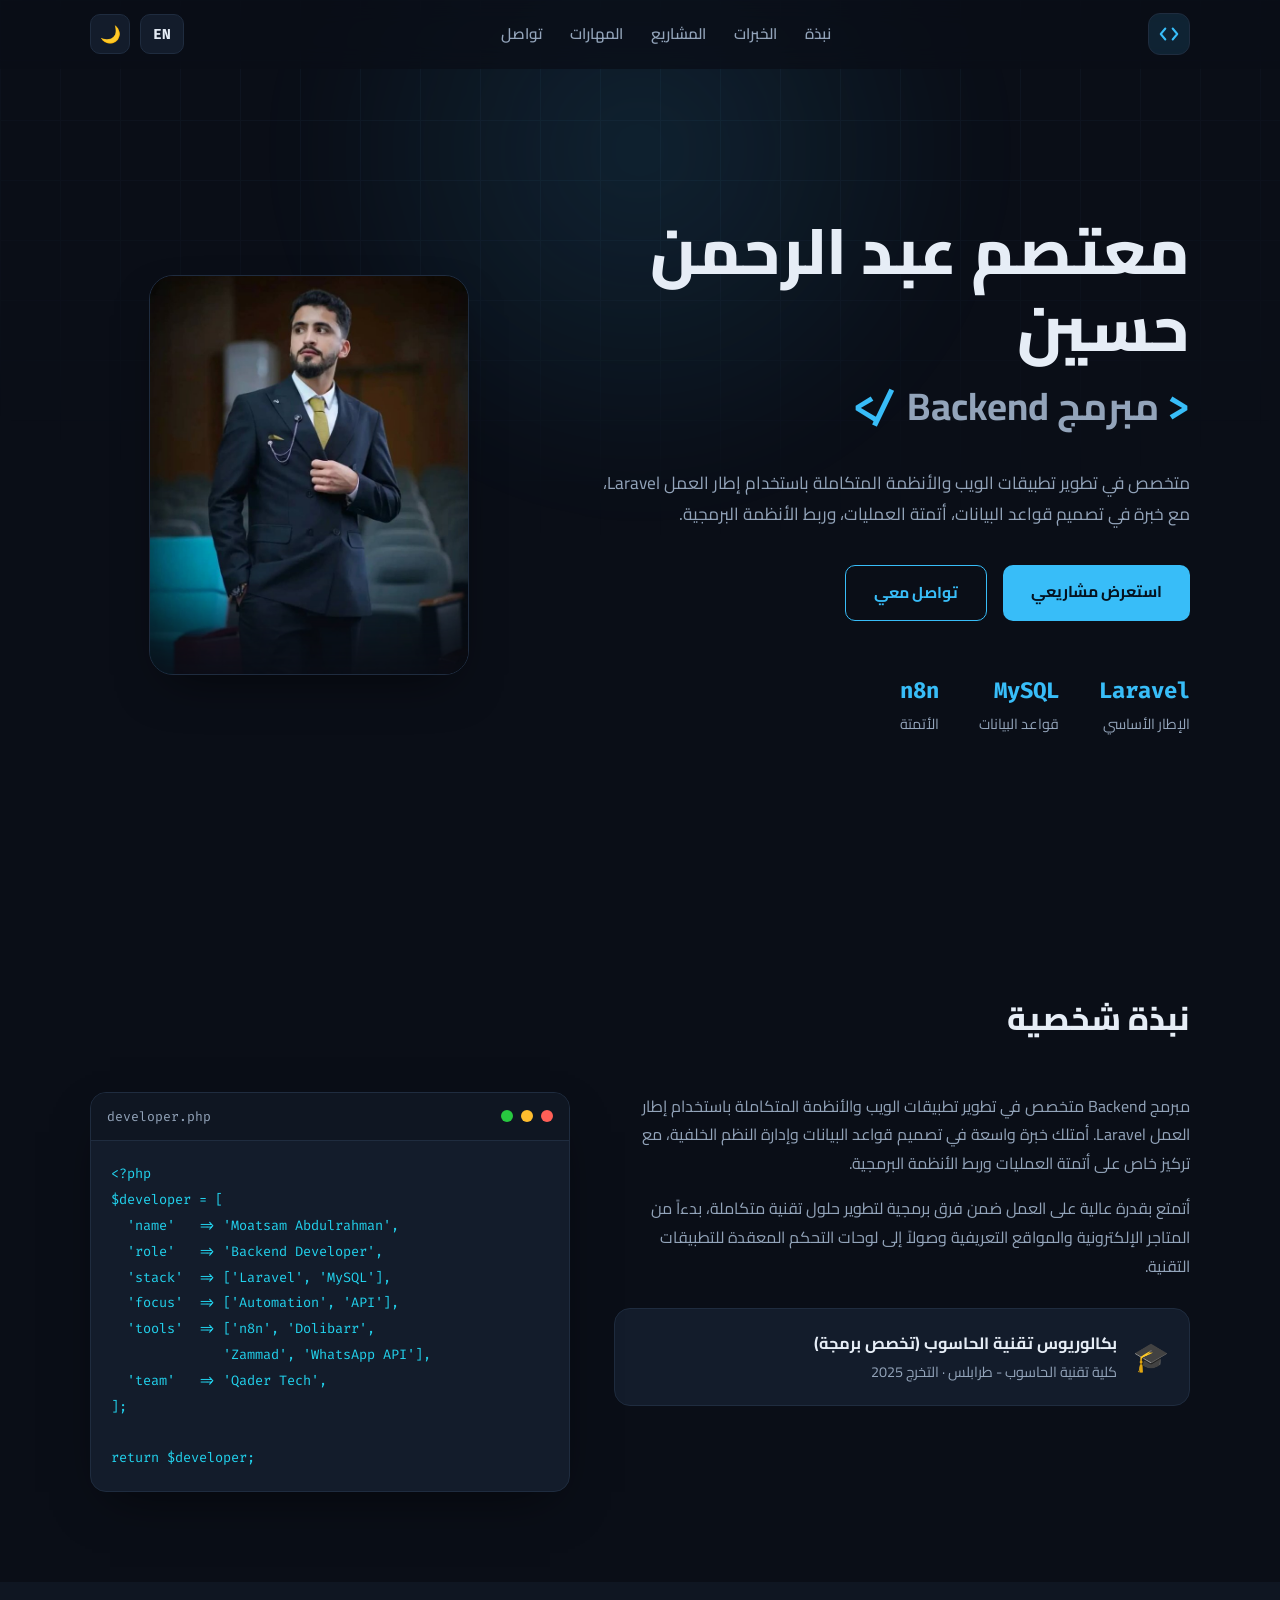
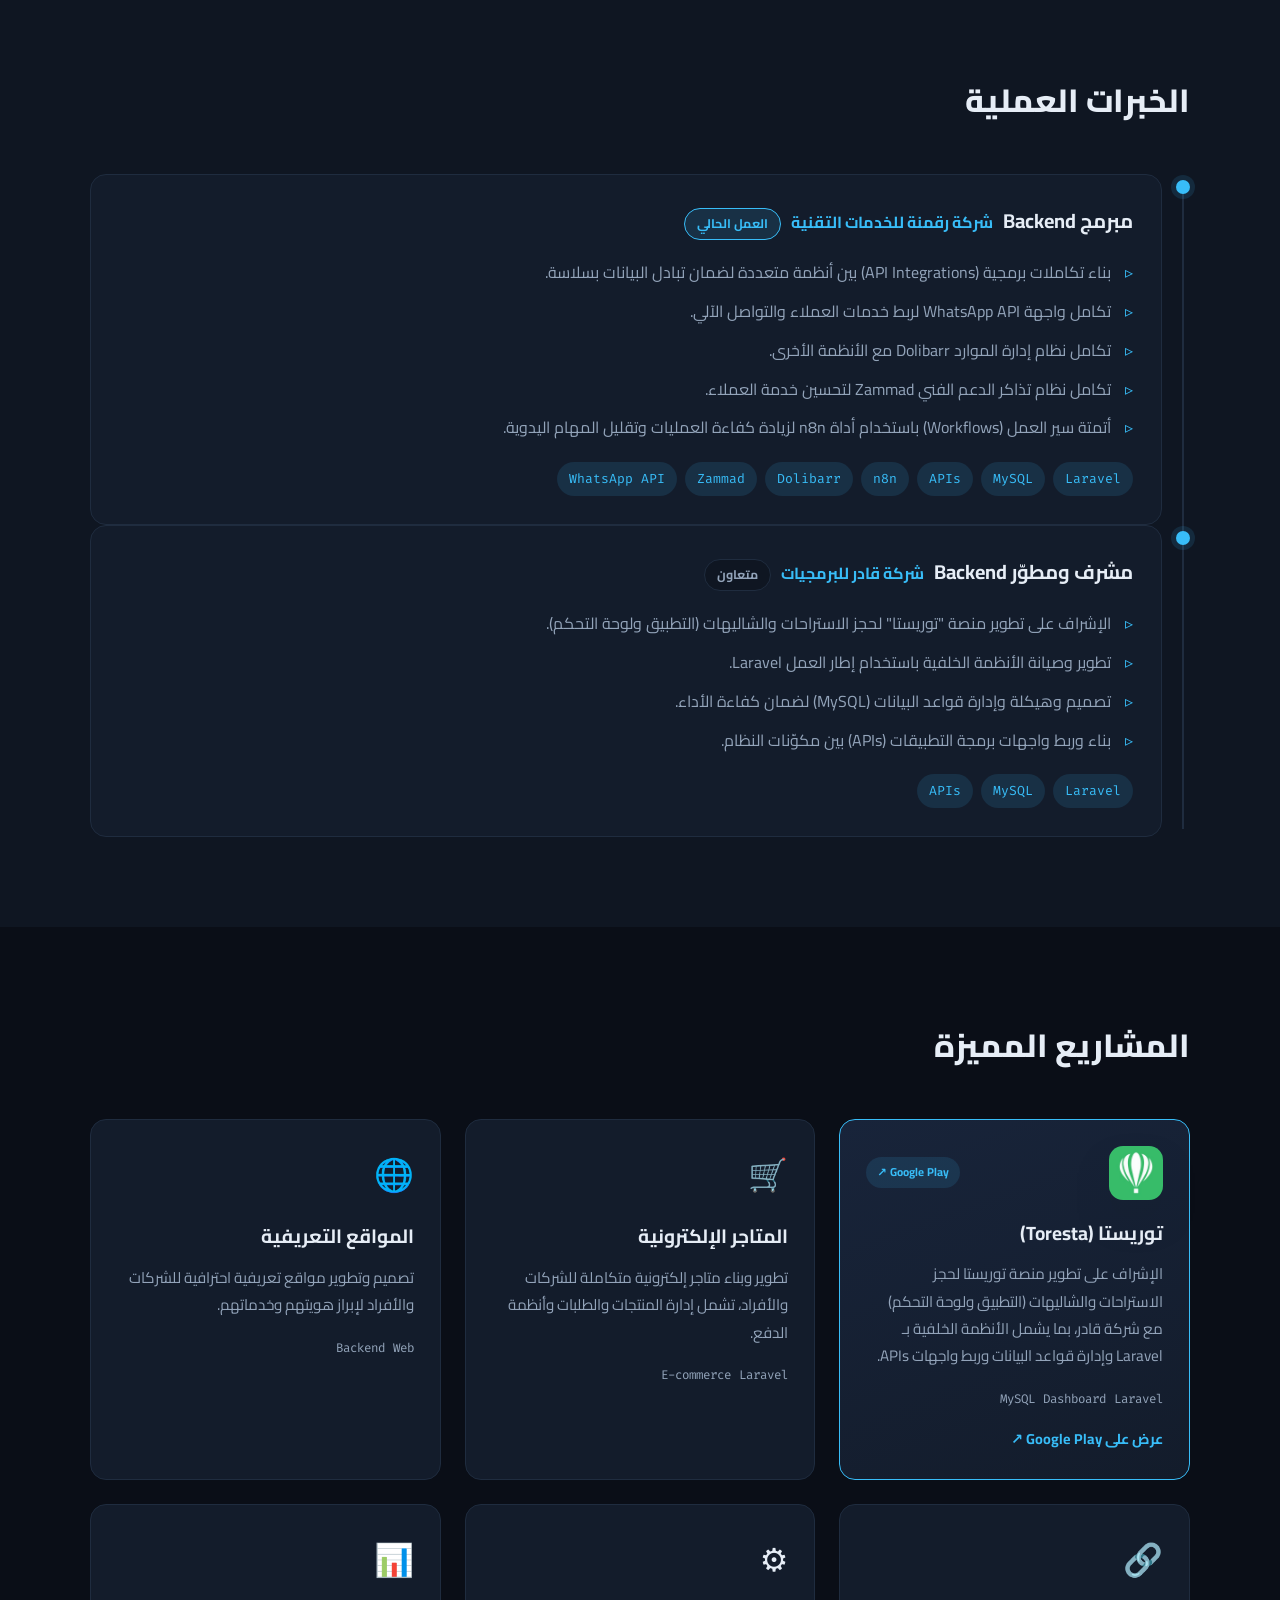
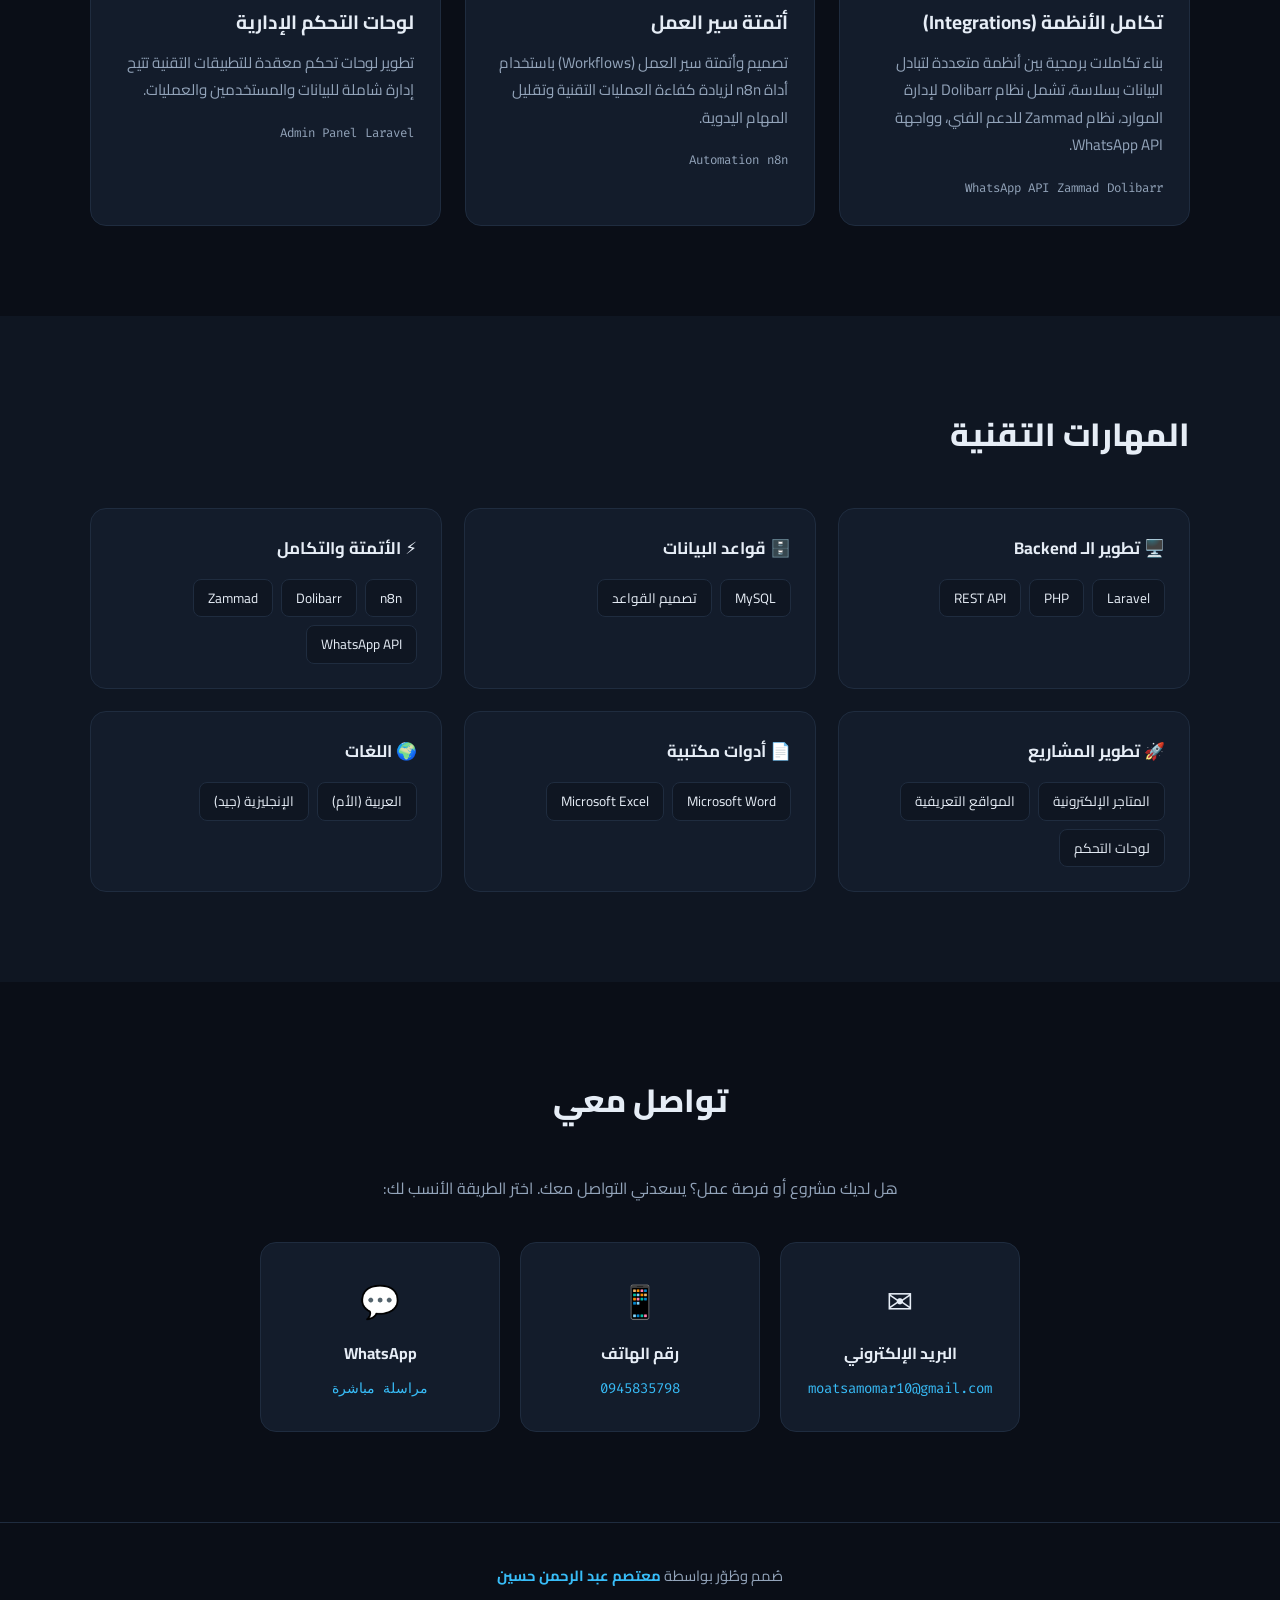
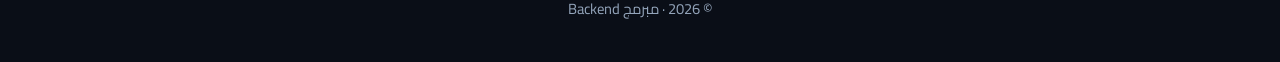
<file: index.html>
<!DOCTYPE html>
<html lang="ar" dir="rtl">
<head>
  <meta charset="UTF-8" />
  <meta name="viewport" content="width=device-width, initial-scale=1.0" />
  <title>معتصم عبد الرحمن حسين | مبرمج Backend</title>
  <meta name="description" data-i18n="meta_desc" content="الملف الشخصي لمعتصم عبد الرحمن حسين - مبرمج Backend متخصص في Laravel وتصميم قواعد البيانات وأتمتة العمليات وتكامل الأنظمة." />
  <link rel="preconnect" href="https://fonts.googleapis.com" />
  <link rel="preconnect" href="https://fonts.gstatic.com" crossorigin />
  <link href="https://fonts.googleapis.com/css2?family=Cairo:wght@400;600;700;800&family=Inter:wght@400;600;700;800&family=Fira+Code:wght@400;500&display=swap" rel="stylesheet" />
  <link rel="stylesheet" href="styles.css" />
</head>
<body>
  <div class="bg-grid"></div>
  <div class="bg-glow"></div>

  <!-- شريط التنقل -->
  <header class="nav" id="nav">
    <div class="container nav-inner">
      <a href="#hero" class="logo" aria-label="Home">
        <svg viewBox="0 0 24 24" width="22" height="22" fill="none" stroke="currentColor" stroke-width="2.2" stroke-linecap="round" stroke-linejoin="round">
          <polyline points="8 6 3 12 8 18"></polyline>
          <polyline points="16 6 21 12 16 18"></polyline>
        </svg>
      </a>
      <nav class="nav-links" id="navLinks">
        <a href="#about" data-i18n="nav_about">نبذة</a>
        <a href="#experience" data-i18n="nav_exp">الخبرات</a>
        <a href="#projects" data-i18n="nav_projects">المشاريع</a>
        <a href="#skills" data-i18n="nav_skills">المهارات</a>
        <a href="#contact" data-i18n="nav_contact">تواصل</a>
      </nav>
      <div class="nav-actions">
        <button class="lang-toggle" id="langToggle" aria-label="Language">EN</button>
        <button class="theme-toggle" id="themeToggle" aria-label="theme">🌙</button>
        <button class="menu-btn" id="menuBtn" aria-label="menu">☰</button>
      </div>
    </div>
  </header>

  <!-- القسم الرئيسي -->
  <section class="hero" id="hero">
    <div class="container hero-inner">
      <div class="hero-text">
        <h1 class="hero-name" data-i18n="hero_name">معتصم عبد الرحمن حسين</h1>
        <h2 class="hero-title">
          <span class="accent">&lt;</span> <span data-i18n="hero_role">مبرمج Backend</span> <span class="accent">/&gt;</span>
        </h2>
        <p class="hero-desc" data-i18n="hero_desc">
          متخصص في تطوير تطبيقات الويب والأنظمة المتكاملة باستخدام إطار العمل Laravel،
          مع خبرة في تصميم قواعد البيانات، أتمتة العمليات، وربط الأنظمة البرمجية.
        </p>
        <div class="hero-cta">
          <a href="#projects" class="btn btn-primary" data-i18n="hero_cta1">استعرض مشاريعي</a>
          <a href="#contact" class="btn btn-ghost" data-i18n="hero_cta2">تواصل معي</a>
        </div>
        <div class="hero-stats">
          <div class="stat"><span class="stat-num">Laravel</span><span class="stat-label" data-i18n="stat1">الإطار الأساسي</span></div>
          <div class="stat"><span class="stat-num">MySQL</span><span class="stat-label" data-i18n="stat2">قواعد البيانات</span></div>
          <div class="stat"><span class="stat-num">n8n</span><span class="stat-label" data-i18n="stat3">الأتمتة</span></div>
        </div>
      </div>
      <div class="hero-photo">
        <div class="photo-frame">
          <img src="profile.jpg" alt="معتصم عبد الرحمن حسين" />
        </div>
      </div>
    </div>
  </section>

  <!-- نبذة -->
  <section class="section" id="about">
    <div class="container">
      <h2 class="section-title" data-i18n="about_title">نبذة شخصية</h2>
      <div class="about-grid">
        <div class="about-text">
          <p data-i18n="about_p1">
            مبرمج Backend متخصص في تطوير تطبيقات الويب والأنظمة المتكاملة باستخدام
            إطار العمل Laravel. أمتلك خبرة واسعة في تصميم قواعد البيانات وإدارة النظم
            الخلفية، مع تركيز خاص على أتمتة العمليات وربط الأنظمة البرمجية.
          </p>
          <p data-i18n="about_p2">
            أتمتع بقدرة عالية على العمل ضمن فرق برمجية لتطوير حلول تقنية متكاملة،
            بدءاً من المتاجر الإلكترونية والمواقع التعريفية وصولاً إلى لوحات التحكم
            المعقدة للتطبيقات التقنية.
          </p>
          <div class="edu-card">
            <span class="edu-icon">🎓</span>
            <div>
              <h4 data-i18n="edu_title">بكالوريوس تقنية الحاسوب (تخصص برمجة)</h4>
              <p data-i18n="edu_sub">كلية تقنية الحاسوب - طرابلس · التخرج 2025</p>
            </div>
          </div>
        </div>
        <div class="about-side">
          <div class="code-card">
            <div class="code-head">
              <span class="dot red"></span><span class="dot yellow"></span><span class="dot green"></span>
              <span class="code-file">developer.php</span>
            </div>
<pre class="code-body"><code>&lt;?php
$developer = [
  'name'   =&gt; 'Moatsam Abdulrahman',
  'role'   =&gt; 'Backend Developer',
  'stack'  =&gt; ['Laravel', 'MySQL'],
  'focus'  =&gt; ['Automation', 'API'],
  'tools'  =&gt; ['n8n', 'Dolibarr',
              'Zammad', 'WhatsApp API'],
  'team'   =&gt; 'Qader Tech',
];

return $developer;</code></pre>
          </div>
        </div>
      </div>
    </div>
  </section>

  <!-- الخبرات -->
  <section class="section alt" id="experience">
    <div class="container">
      <h2 class="section-title" data-i18n="exp_title">الخبرات العملية</h2>
      <div class="timeline">
        <div class="timeline-item">
          <div class="timeline-dot"></div>
          <div class="timeline-card">
            <div class="exp-head">
              <h3 data-i18n="exp_role">مبرمج Backend</h3>
              <span class="company" data-i18n="exp_company">شركة رقمنة للخدمات التقنية</span>
              <span class="period current" data-i18n="exp_period">العمل الحالي</span>
            </div>
            <ul class="exp-list">
              <li data-i18n="exp_li1">بناء تكاملات برمجية (API Integrations) بين أنظمة متعددة لضمان تبادل البيانات بسلاسة.</li>
              <li data-i18n="exp_li2">تكامل واجهة WhatsApp API لربط خدمات العملاء والتواصل الآلي.</li>
              <li data-i18n="exp_li3">تكامل نظام إدارة الموارد Dolibarr مع الأنظمة الأخرى.</li>
              <li data-i18n="exp_li4">تكامل نظام تذاكر الدعم الفني Zammad لتحسين خدمة العملاء.</li>
              <li data-i18n="exp_li5">أتمتة سير العمل (Workflows) باستخدام أداة n8n لزيادة كفاءة العمليات وتقليل المهام اليدوية.</li>
            </ul>
            <div class="exp-tags">
              <span>Laravel</span><span>MySQL</span><span>APIs</span><span>n8n</span><span>Dolibarr</span><span>Zammad</span><span>WhatsApp API</span>
            </div>
          </div>
        </div>
        <div class="timeline-item">
          <div class="timeline-dot"></div>
          <div class="timeline-card">
            <div class="exp-head">
              <h3 data-i18n="exp2_role">مشرف ومطوّر Backend</h3>
              <span class="company" data-i18n="exp2_company">شركة قادر للبرمجيات</span>
              <span class="period" data-i18n="exp2_period">متعاون</span>
            </div>
            <ul class="exp-list">
              <li data-i18n="exp2_li1">الإشراف على تطوير منصة "توريستا" لحجز الاستراحات والشاليهات (التطبيق ولوحة التحكم).</li>
              <li data-i18n="exp2_li2">تطوير وصيانة الأنظمة الخلفية باستخدام إطار العمل Laravel.</li>
              <li data-i18n="exp2_li3">تصميم وهيكلة وإدارة قواعد البيانات (MySQL) لضمان كفاءة الأداء.</li>
              <li data-i18n="exp2_li4">بناء وربط واجهات برمجة التطبيقات (APIs) بين مكوّنات النظام.</li>
            </ul>
            <div class="exp-tags">
              <span>Laravel</span><span>MySQL</span><span>APIs</span>
            </div>
          </div>
        </div>
        </div>
      </div>
    </div>
  </section>

  <!-- المشاريع -->
  <section class="section" id="projects">
    <div class="container">
      <h2 class="section-title" data-i18n="projects_title">المشاريع المميزة</h2>
      <div class="cards">
        <article class="project-card featured">
          <div class="project-top">
            <img src="toresta.png" alt="Toresta" class="app-icon" />
            <a href="https://play.google.com/store/apps/details?id=com.turista.customer" target="_blank" rel="noopener" class="badge-link">Google Play ↗</a>
          </div>
          <h3>توريستا (Toresta)</h3>
          <p data-i18n="proj_toresta">الإشراف على تطوير منصة توريستا لحجز الاستراحات والشاليهات (التطبيق ولوحة التحكم) مع شركة قادر، بما يشمل الأنظمة الخلفية بـ Laravel وإدارة قواعد البيانات وربط واجهات APIs.</p>
          <div class="project-tags"><span>Laravel</span><span>Dashboard</span><span>MySQL</span></div>
          <a href="https://play.google.com/store/apps/details?id=com.turista.customer" target="_blank" rel="noopener" class="project-link" data-i18n="proj_view_play">عرض على Google Play ↗</a>
        </article>

        <article class="project-card">
          <div class="project-top"><span class="folder">🛒</span></div>
          <h3 data-i18n="proj_ecom_t">المتاجر الإلكترونية</h3>
          <p data-i18n="proj_ecom_d">تطوير وبناء متاجر إلكترونية متكاملة للشركات والأفراد، تشمل إدارة المنتجات والطلبات وأنظمة الدفع.</p>
          <div class="project-tags"><span>Laravel</span><span>E-commerce</span></div>
        </article>

        <article class="project-card">
          <div class="project-top"><span class="folder">🌐</span></div>
          <h3 data-i18n="proj_web_t">المواقع التعريفية</h3>
          <p data-i18n="proj_web_d">تصميم وتطوير مواقع تعريفية احترافية للشركات والأفراد لإبراز هويتهم وخدماتهم.</p>
          <div class="project-tags"><span>Web</span><span>Backend</span></div>
        </article>

        <article class="project-card">
          <div class="project-top"><span class="folder">🔗</span></div>
          <h3 data-i18n="proj_int_t">تكامل الأنظمة (Integrations)</h3>
          <p data-i18n="proj_int_d">بناء تكاملات برمجية بين أنظمة متعددة لتبادل البيانات بسلاسة، تشمل نظام Dolibarr لإدارة الموارد، نظام Zammad للدعم الفني، وواجهة WhatsApp API.</p>
          <div class="project-tags"><span>Dolibarr</span><span>Zammad</span><span>WhatsApp API</span></div>
        </article>

        <article class="project-card">
          <div class="project-top"><span class="folder">⚙️</span></div>
          <h3 data-i18n="proj_auto_t">أتمتة سير العمل</h3>
          <p data-i18n="proj_auto_d">تصميم وأتمتة سير العمل (Workflows) باستخدام أداة n8n لزيادة كفاءة العمليات التقنية وتقليل المهام اليدوية.</p>
          <div class="project-tags"><span>n8n</span><span>Automation</span></div>
        </article>

        <article class="project-card">
          <div class="project-top"><span class="folder">📊</span></div>
          <h3 data-i18n="proj_admin_t">لوحات التحكم الإدارية</h3>
          <p data-i18n="proj_admin_d">تطوير لوحات تحكم معقدة للتطبيقات التقنية تتيح إدارة شاملة للبيانات والمستخدمين والعمليات.</p>
          <div class="project-tags"><span>Laravel</span><span>Admin Panel</span></div>
        </article>
      </div>
    </div>
  </section>

  <!-- المهارات -->
  <section class="section alt" id="skills">
    <div class="container">
      <h2 class="section-title" data-i18n="skills_title">المهارات التقنية</h2>
      <div class="skills-grid">
        <div class="skill-box">
          <h4 data-i18n="skill_backend">🖥️ تطوير الـ Backend</h4>
          <div class="chips"><span>Laravel</span><span>PHP</span><span>REST API</span></div>
        </div>
        <div class="skill-box">
          <h4 data-i18n="skill_db">🗄️ قواعد البيانات</h4>
          <div class="chips"><span>MySQL</span><span data-i18n="skill_db_design">تصميم القواعد</span></div>
        </div>
        <div class="skill-box">
          <h4 data-i18n="skill_auto">⚡ الأتمتة والتكامل</h4>
          <div class="chips"><span>n8n</span><span>Dolibarr</span><span>Zammad</span><span>WhatsApp API</span></div>
        </div>
        <div class="skill-box">
          <h4 data-i18n="skill_proj">🚀 تطوير المشاريع</h4>
          <div class="chips"><span data-i18n="chip_ecom">المتاجر الإلكترونية</span><span data-i18n="chip_web">المواقع التعريفية</span><span data-i18n="chip_dash">لوحات التحكم</span></div>
        </div>
        <div class="skill-box">
          <h4 data-i18n="skill_office">📄 أدوات مكتبية</h4>
          <div class="chips"><span>Microsoft Word</span><span>Microsoft Excel</span></div>
        </div>
        <div class="skill-box">
          <h4 data-i18n="skill_lang">🌍 اللغات</h4>
          <div class="chips"><span data-i18n="chip_ar">العربية (الأم)</span><span data-i18n="chip_en">الإنجليزية (جيد)</span></div>
        </div>
      </div>
    </div>
  </section>

  <!-- تواصل -->
  <section class="section contact" id="contact">
    <div class="container contact-inner">
      <h2 class="section-title center" data-i18n="contact_title">تواصل معي</h2>
      <p class="contact-lead" data-i18n="contact_lead">
        هل لديك مشروع أو فرصة عمل؟ يسعدني التواصل معك. اختر الطريقة الأنسب لك:
      </p>
      <div class="contact-cards">
        <a href="mailto:moatsamomar10@gmail.com" class="contact-card">
          <span class="ci">✉️</span>
          <span class="cl" data-i18n="contact_email">البريد الإلكتروني</span>
          <span class="cv">moatsamomar10@gmail.com</span>
        </a>
        <a href="tel:0945835798" class="contact-card">
          <span class="ci">📱</span>
          <span class="cl" data-i18n="contact_phone">رقم الهاتف</span>
          <span class="cv">0945835798</span>
        </a>
        <a href="https://wa.me/218945835798" target="_blank" rel="noopener" class="contact-card">
          <span class="ci">💬</span>
          <span class="cl">WhatsApp</span>
          <span class="cv" data-i18n="contact_wa">مراسلة مباشرة</span>
        </a>
      </div>
    </div>
  </section>

  <footer class="footer">
    <div class="container">
      <p><span data-i18n="footer_by">صُمم وطُوّر بواسطة</span> <strong>معتصم عبد الرحمن حسين</strong></p>
      <p class="footer-sub">© <span id="year"></span> · <span data-i18n="hero_role">مبرمج Backend</span></p>
    </div>
  </footer>

  <script src="app.js"></script>
</body>
</html>
</file>
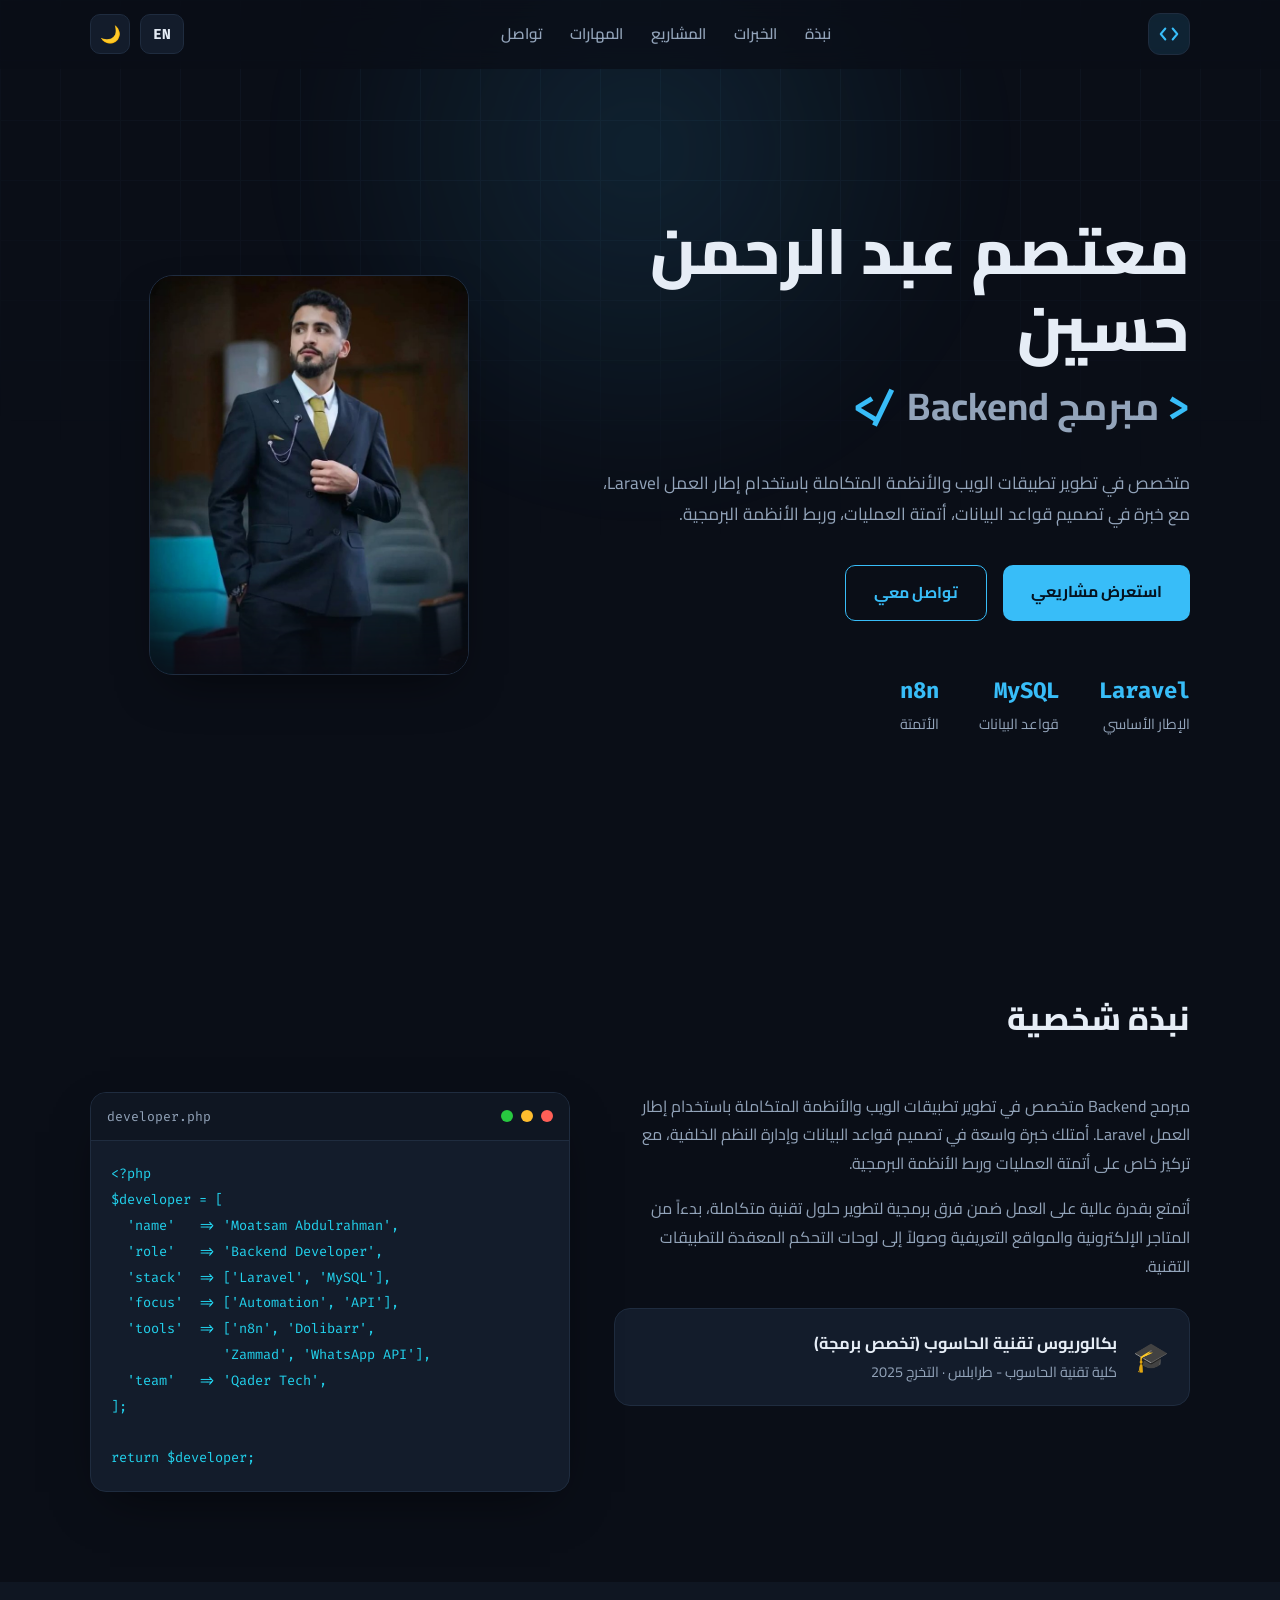
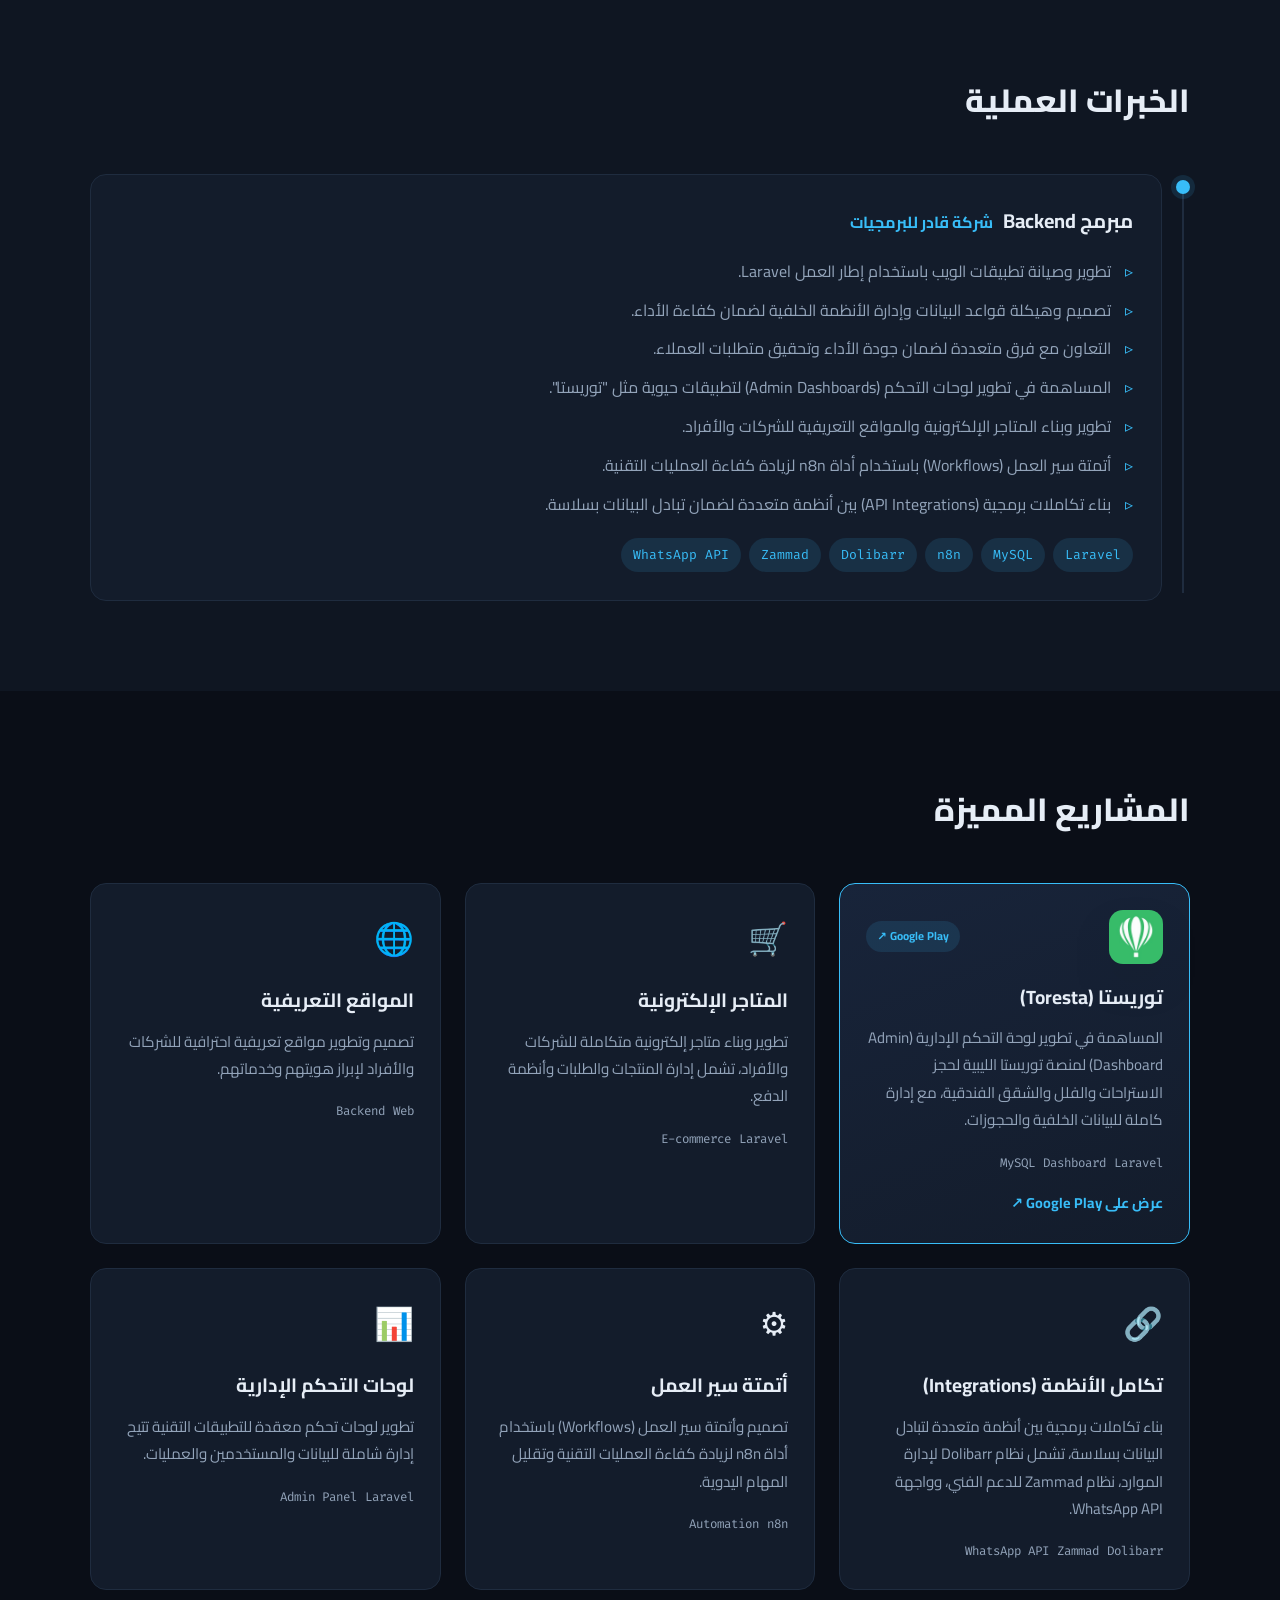
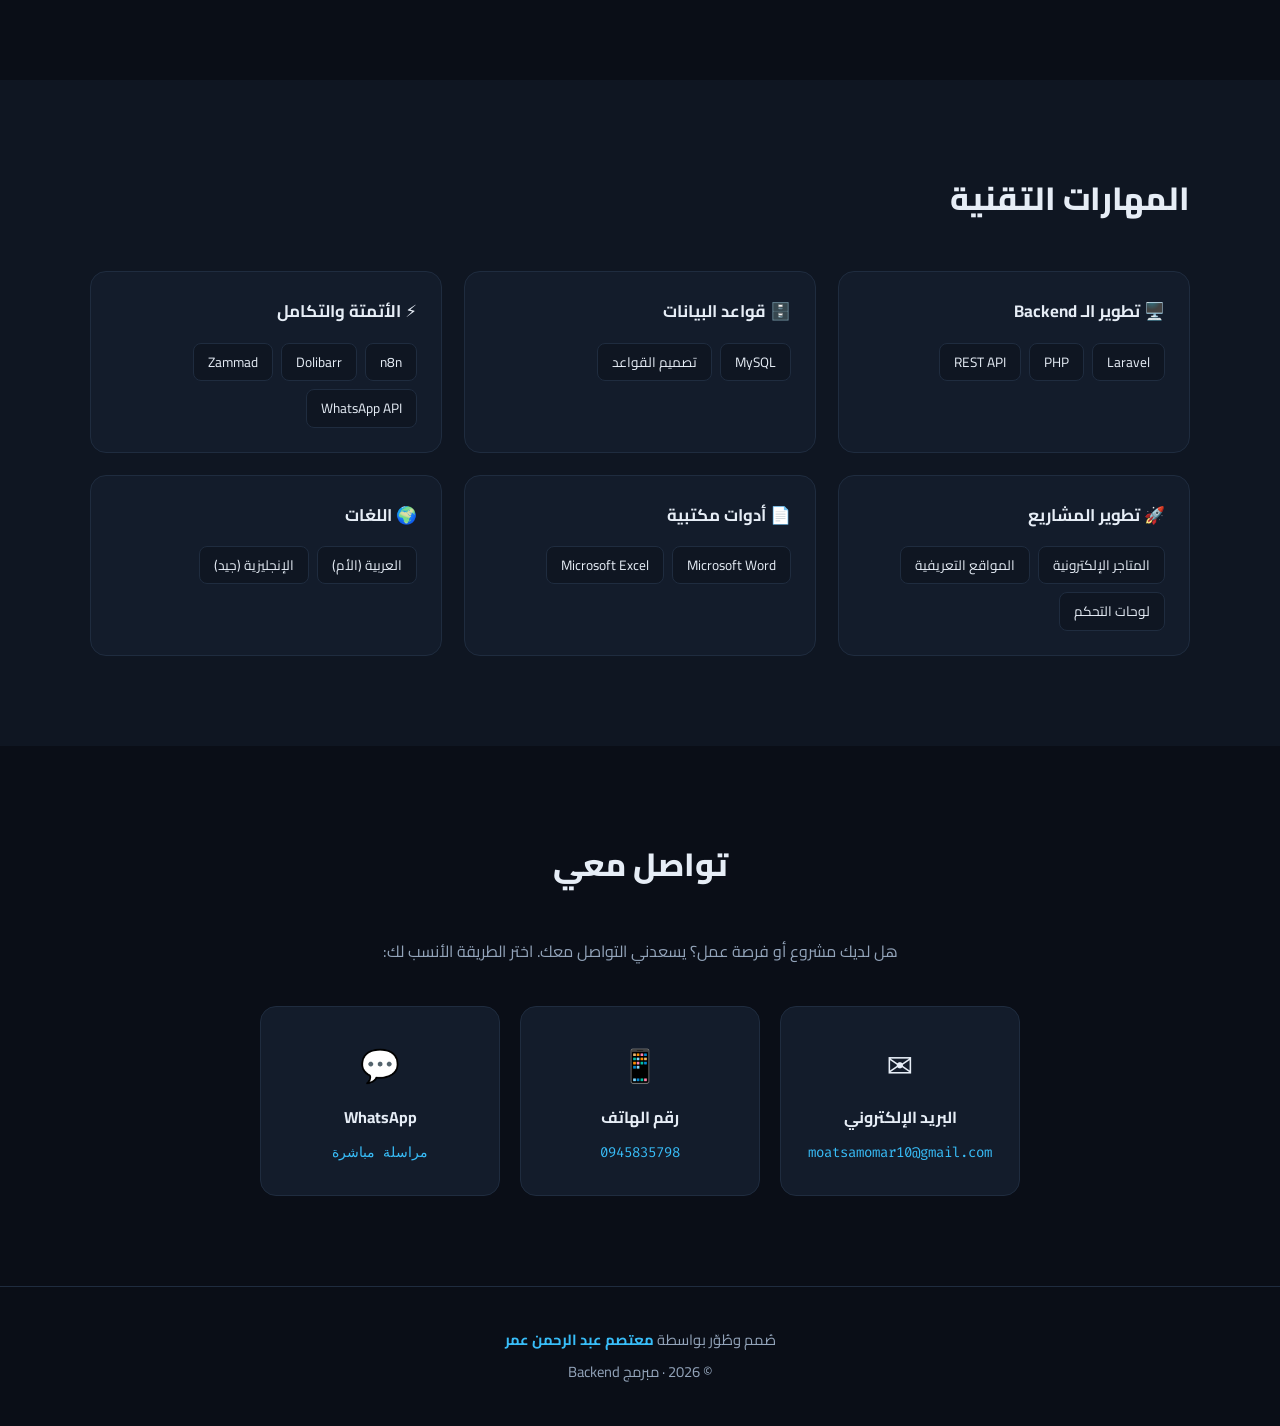
<file: MY-PROFAIL/index.html>
<!DOCTYPE html>
<html lang="ar" dir="rtl">
<head>
  <meta charset="UTF-8" />
  <meta name="viewport" content="width=device-width, initial-scale=1.0" />
  <title>معتصم عبد الرحمن عمر | مبرمج Backend</title>
  <meta name="description" data-i18n="meta_desc" content="الملف الشخصي لمعتصم عبد الرحمن حسين - مبرمج Backend متخصص في Laravel وتصميم قواعد البيانات وأتمتة العمليات وتكامل الأنظمة." />
  <link rel="preconnect" href="https://fonts.googleapis.com" />
  <link rel="preconnect" href="https://fonts.gstatic.com" crossorigin />
  <link href="https://fonts.googleapis.com/css2?family=Cairo:wght@400;600;700;800&family=Inter:wght@400;600;700;800&family=Fira+Code:wght@400;500&display=swap" rel="stylesheet" />
  <link rel="stylesheet" href="styles.css" />
</head>
<body>
  <div class="bg-grid"></div>
  <div class="bg-glow"></div>

  <!-- شريط التنقل -->
  <header class="nav" id="nav">
    <div class="container nav-inner">
      <a href="#hero" class="logo" aria-label="Home">
        <svg viewBox="0 0 24 24" width="22" height="22" fill="none" stroke="currentColor" stroke-width="2.2" stroke-linecap="round" stroke-linejoin="round">
          <polyline points="8 6 3 12 8 18"></polyline>
          <polyline points="16 6 21 12 16 18"></polyline>
        </svg>
      </a>
      <nav class="nav-links" id="navLinks">
        <a href="#about" data-i18n="nav_about">نبذة</a>
        <a href="#experience" data-i18n="nav_exp">الخبرات</a>
        <a href="#projects" data-i18n="nav_projects">المشاريع</a>
        <a href="#skills" data-i18n="nav_skills">المهارات</a>
        <a href="#contact" data-i18n="nav_contact">تواصل</a>
      </nav>
      <div class="nav-actions">
        <button class="lang-toggle" id="langToggle" aria-label="Language">EN</button>
        <button class="theme-toggle" id="themeToggle" aria-label="theme">🌙</button>
        <button class="menu-btn" id="menuBtn" aria-label="menu">☰</button>
      </div>
    </div>
  </header>

  <!-- القسم الرئيسي -->
  <section class="hero" id="hero">
    <div class="container hero-inner">
      <div class="hero-text">
        <h1 class="hero-name" data-i18n="hero_name">معتصم عبد الرحمن حسين</h1>
        <h2 class="hero-title">
          <span class="accent">&lt;</span> <span data-i18n="hero_role">مبرمج Backend</span> <span class="accent">/&gt;</span>
        </h2>
        <p class="hero-desc" data-i18n="hero_desc">
          متخصص في تطوير تطبيقات الويب والأنظمة المتكاملة باستخدام إطار العمل Laravel،
          مع خبرة في تصميم قواعد البيانات، أتمتة العمليات، وربط الأنظمة البرمجية.
        </p>
        <div class="hero-cta">
          <a href="#projects" class="btn btn-primary" data-i18n="hero_cta1">استعرض مشاريعي</a>
          <a href="#contact" class="btn btn-ghost" data-i18n="hero_cta2">تواصل معي</a>
        </div>
        <div class="hero-stats">
          <div class="stat"><span class="stat-num">Laravel</span><span class="stat-label" data-i18n="stat1">الإطار الأساسي</span></div>
          <div class="stat"><span class="stat-num">MySQL</span><span class="stat-label" data-i18n="stat2">قواعد البيانات</span></div>
          <div class="stat"><span class="stat-num">n8n</span><span class="stat-label" data-i18n="stat3">الأتمتة</span></div>
        </div>
      </div>
      <div class="hero-photo">
        <div class="photo-frame">
          <img src="profile.jpg" alt="معتصم عبد الرحمن حسين" />
        </div>
      </div>
    </div>
  </section>

  <!-- نبذة -->
  <section class="section" id="about">
    <div class="container">
      <h2 class="section-title" data-i18n="about_title">نبذة شخصية</h2>
      <div class="about-grid">
        <div class="about-text">
          <p data-i18n="about_p1">
            مبرمج Backend متخصص في تطوير تطبيقات الويب والأنظمة المتكاملة باستخدام
            إطار العمل Laravel. أمتلك خبرة واسعة في تصميم قواعد البيانات وإدارة النظم
            الخلفية، مع تركيز خاص على أتمتة العمليات وربط الأنظمة البرمجية.
          </p>
          <p data-i18n="about_p2">
            أتمتع بقدرة عالية على العمل ضمن فرق برمجية لتطوير حلول تقنية متكاملة،
            بدءاً من المتاجر الإلكترونية والمواقع التعريفية وصولاً إلى لوحات التحكم
            المعقدة للتطبيقات التقنية.
          </p>
          <div class="edu-card">
            <span class="edu-icon">🎓</span>
            <div>
              <h4 data-i18n="edu_title">بكالوريوس تقنية الحاسوب (تخصص برمجة)</h4>
              <p data-i18n="edu_sub">كلية تقنية الحاسوب - طرابلس · التخرج 2025</p>
            </div>
          </div>
        </div>
        <div class="about-side">
          <div class="code-card">
            <div class="code-head">
              <span class="dot red"></span><span class="dot yellow"></span><span class="dot green"></span>
              <span class="code-file">developer.php</span>
            </div>
<pre class="code-body"><code>&lt;?php
$developer = [
  'name'   =&gt; 'Moatsam Abdulrahman',
  'role'   =&gt; 'Backend Developer',
  'stack'  =&gt; ['Laravel', 'MySQL'],
  'focus'  =&gt; ['Automation', 'API'],
  'tools'  =&gt; ['n8n', 'Dolibarr',
              'Zammad', 'WhatsApp API'],
  'team'   =&gt; 'Qader Tech',
];

return $developer;</code></pre>
          </div>
        </div>
      </div>
    </div>
  </section>

  <!-- الخبرات -->
  <section class="section alt" id="experience">
    <div class="container">
      <h2 class="section-title" data-i18n="exp_title">الخبرات العملية</h2>
      <div class="timeline">
        <div class="timeline-item">
          <div class="timeline-dot"></div>
          <div class="timeline-card">
            <div class="exp-head">
              <h3 data-i18n="exp_role">مبرمج Backend</h3>
              <span class="company" data-i18n="exp_company">شركة قادر للبرمجيات</span>
            </div>
            <ul class="exp-list">
              <li data-i18n="exp_li1">تطوير وصيانة تطبيقات الويب باستخدام إطار العمل Laravel.</li>
              <li data-i18n="exp_li2">تصميم وهيكلة قواعد البيانات وإدارة الأنظمة الخلفية لضمان كفاءة الأداء.</li>
              <li data-i18n="exp_li3">التعاون مع فرق متعددة لضمان جودة الأداء وتحقيق متطلبات العملاء.</li>
              <li data-i18n="exp_li4">المساهمة في تطوير لوحات التحكم (Admin Dashboards) لتطبيقات حيوية مثل "توريستا".</li>
              <li data-i18n="exp_li5">تطوير وبناء المتاجر الإلكترونية والمواقع التعريفية للشركات والأفراد.</li>
              <li data-i18n="exp_li6">أتمتة سير العمل (Workflows) باستخدام أداة n8n لزيادة كفاءة العمليات التقنية.</li>
              <li data-i18n="exp_li7">بناء تكاملات برمجية (API Integrations) بين أنظمة متعددة لضمان تبادل البيانات بسلاسة.</li>
            </ul>
            <div class="exp-tags">
              <span>Laravel</span><span>MySQL</span><span>n8n</span>
              <span>Dolibarr</span><span>Zammad</span><span>WhatsApp API</span>
            </div>
          </div>
        </div>
      </div>
    </div>
  </section>

  <!-- المشاريع -->
  <section class="section" id="projects">
    <div class="container">
      <h2 class="section-title" data-i18n="projects_title">المشاريع المميزة</h2>
      <div class="cards">
        <article class="project-card featured">
          <div class="project-top">
            <img src="toresta.png" alt="Toresta" class="app-icon" />
            <a href="https://play.google.com/store/apps/details?id=com.turista.customer" target="_blank" rel="noopener" class="badge-link">Google Play ↗</a>
          </div>
          <h3>توريستا (Toresta)</h3>
          <p data-i18n="proj_toresta">المساهمة في تطوير لوحة التحكم الإدارية (Admin Dashboard) لمنصة توريستا الليبية لحجز الاستراحات والفلل والشقق الفندقية، مع إدارة كاملة للبيانات الخلفية والحجوزات.</p>
          <div class="project-tags"><span>Laravel</span><span>Dashboard</span><span>MySQL</span></div>
          <a href="https://play.google.com/store/apps/details?id=com.turista.customer" target="_blank" rel="noopener" class="project-link" data-i18n="proj_view_play">عرض على Google Play ↗</a>
        </article>

        <article class="project-card">
          <div class="project-top"><span class="folder">🛒</span></div>
          <h3 data-i18n="proj_ecom_t">المتاجر الإلكترونية</h3>
          <p data-i18n="proj_ecom_d">تطوير وبناء متاجر إلكترونية متكاملة للشركات والأفراد، تشمل إدارة المنتجات والطلبات وأنظمة الدفع.</p>
          <div class="project-tags"><span>Laravel</span><span>E-commerce</span></div>
        </article>

        <article class="project-card">
          <div class="project-top"><span class="folder">🌐</span></div>
          <h3 data-i18n="proj_web_t">المواقع التعريفية</h3>
          <p data-i18n="proj_web_d">تصميم وتطوير مواقع تعريفية احترافية للشركات والأفراد لإبراز هويتهم وخدماتهم.</p>
          <div class="project-tags"><span>Web</span><span>Backend</span></div>
        </article>

        <article class="project-card">
          <div class="project-top"><span class="folder">🔗</span></div>
          <h3 data-i18n="proj_int_t">تكامل الأنظمة (Integrations)</h3>
          <p data-i18n="proj_int_d">بناء تكاملات برمجية بين أنظمة متعددة لتبادل البيانات بسلاسة، تشمل نظام Dolibarr لإدارة الموارد، نظام Zammad للدعم الفني، وواجهة WhatsApp API.</p>
          <div class="project-tags"><span>Dolibarr</span><span>Zammad</span><span>WhatsApp API</span></div>
        </article>

        <article class="project-card">
          <div class="project-top"><span class="folder">⚙️</span></div>
          <h3 data-i18n="proj_auto_t">أتمتة سير العمل</h3>
          <p data-i18n="proj_auto_d">تصميم وأتمتة سير العمل (Workflows) باستخدام أداة n8n لزيادة كفاءة العمليات التقنية وتقليل المهام اليدوية.</p>
          <div class="project-tags"><span>n8n</span><span>Automation</span></div>
        </article>

        <article class="project-card">
          <div class="project-top"><span class="folder">📊</span></div>
          <h3 data-i18n="proj_admin_t">لوحات التحكم الإدارية</h3>
          <p data-i18n="proj_admin_d">تطوير لوحات تحكم معقدة للتطبيقات التقنية تتيح إدارة شاملة للبيانات والمستخدمين والعمليات.</p>
          <div class="project-tags"><span>Laravel</span><span>Admin Panel</span></div>
        </article>
      </div>
    </div>
  </section>

  <!-- المهارات -->
  <section class="section alt" id="skills">
    <div class="container">
      <h2 class="section-title" data-i18n="skills_title">المهارات التقنية</h2>
      <div class="skills-grid">
        <div class="skill-box">
          <h4 data-i18n="skill_backend">🖥️ تطوير الـ Backend</h4>
          <div class="chips"><span>Laravel</span><span>PHP</span><span>REST API</span></div>
        </div>
        <div class="skill-box">
          <h4 data-i18n="skill_db">🗄️ قواعد البيانات</h4>
          <div class="chips"><span>MySQL</span><span data-i18n="skill_db_design">تصميم القواعد</span></div>
        </div>
        <div class="skill-box">
          <h4 data-i18n="skill_auto">⚡ الأتمتة والتكامل</h4>
          <div class="chips"><span>n8n</span><span>Dolibarr</span><span>Zammad</span><span>WhatsApp API</span></div>
        </div>
        <div class="skill-box">
          <h4 data-i18n="skill_proj">🚀 تطوير المشاريع</h4>
          <div class="chips"><span data-i18n="chip_ecom">المتاجر الإلكترونية</span><span data-i18n="chip_web">المواقع التعريفية</span><span data-i18n="chip_dash">لوحات التحكم</span></div>
        </div>
        <div class="skill-box">
          <h4 data-i18n="skill_office">📄 أدوات مكتبية</h4>
          <div class="chips"><span>Microsoft Word</span><span>Microsoft Excel</span></div>
        </div>
        <div class="skill-box">
          <h4 data-i18n="skill_lang">🌍 اللغات</h4>
          <div class="chips"><span data-i18n="chip_ar">العربية (الأم)</span><span data-i18n="chip_en">الإنجليزية (جيد)</span></div>
        </div>
      </div>
    </div>
  </section>

  <!-- تواصل -->
  <section class="section contact" id="contact">
    <div class="container contact-inner">
      <h2 class="section-title center" data-i18n="contact_title">تواصل معي</h2>
      <p class="contact-lead" data-i18n="contact_lead">
        هل لديك مشروع أو فرصة عمل؟ يسعدني التواصل معك. اختر الطريقة الأنسب لك:
      </p>
      <div class="contact-cards">
        <a href="mailto:moatsamomar10@gmail.com" class="contact-card">
          <span class="ci">✉️</span>
          <span class="cl" data-i18n="contact_email">البريد الإلكتروني</span>
          <span class="cv">moatsamomar10@gmail.com</span>
        </a>
        <a href="tel:0945835798" class="contact-card">
          <span class="ci">📱</span>
          <span class="cl" data-i18n="contact_phone">رقم الهاتف</span>
          <span class="cv">0945835798</span>
        </a>
        <a href="https://wa.me/218945835798" target="_blank" rel="noopener" class="contact-card">
          <span class="ci">💬</span>
          <span class="cl">WhatsApp</span>
          <span class="cv" data-i18n="contact_wa">مراسلة مباشرة</span>
        </a>
      </div>
    </div>
  </section>

  <footer class="footer">
    <div class="container">
      <p><span data-i18n="footer_by">صُمم وطُوّر بواسطة</span> <strong>معتصم عبد الرحمن عمر</strong></p>
      <p class="footer-sub">© <span id="year"></span> · <span data-i18n="hero_role">مبرمج Backend</span></p>
    </div>
  </footer>

  <script src="app.js"></script>
</body>
</html>
</file>
<file: styles.css>
:root {
  --bg: #0a0e17;
  --bg-alt: #0f1622;
  --card: #131c2b;
  --card-hover: #18243a;
  --border: #1f2c3f;
  --text: #e6edf6;
  --text-dim: #93a4ba;
  --accent: #38bdf8;
  --accent-2: #22d3ee;
  --accent-soft: rgba(56, 189, 248, 0.12);
  --shadow: 0 20px 50px -20px rgba(0, 0, 0, 0.6);
  --radius: 16px;
  --font: 'Cairo', system-ui, sans-serif;
  --mono: 'Fira Code', monospace;
}

html.light {
  --bg: #f6f9fc;
  --bg-alt: #eef3f9;
  --card: #ffffff;
  --card-hover: #f1f6fc;
  --border: #dde6f0;
  --text: #0d1b2a;
  --text-dim: #51637a;
  --accent: #0284c7;
  --accent-2: #0891b2;
  --accent-soft: rgba(2, 132, 199, 0.1);
  --shadow: 0 20px 50px -25px rgba(15, 30, 60, 0.25);
}

* { margin: 0; padding: 0; box-sizing: border-box; }

html { scroll-behavior: smooth; }

body {
  font-family: var(--font);
  background: var(--bg);
  color: var(--text);
  line-height: 1.8;
  overflow-x: hidden;
  transition: background 0.4s, color 0.4s;
}

.container { width: min(1100px, 92%); margin: 0 auto; }

/* خلفية */
.bg-grid {
  position: fixed; inset: 0; z-index: -2;
  background-image:
    linear-gradient(var(--border) 1px, transparent 1px),
    linear-gradient(90deg, var(--border) 1px, transparent 1px);
  background-size: 60px 60px;
  opacity: 0.25;
  mask-image: radial-gradient(ellipse 80% 60% at 50% 0%, #000 40%, transparent 100%);
}
.bg-glow {
  position: fixed; top: -200px; left: 50%; transform: translateX(-50%);
  width: 700px; height: 700px; z-index: -1;
  background: radial-gradient(circle, var(--accent-soft), transparent 70%);
  filter: blur(40px);
}

/* التنقل */
.nav {
  position: fixed; top: 0; left: 0; right: 0; z-index: 100;
  backdrop-filter: blur(12px);
  background: color-mix(in srgb, var(--bg) 75%, transparent);
  border-bottom: 1px solid transparent;
  transition: border-color 0.3s, background 0.3s;
}
.nav.scrolled { border-bottom-color: var(--border); }
.nav-inner { display: flex; align-items: center; justify-content: space-between; height: 68px; }
.logo {
  display: grid; place-items: center; width: 42px; height: 42px; border-radius: 12px;
  color: var(--accent); text-decoration: none; background: var(--accent-soft);
  border: 1px solid var(--border); transition: 0.25s;
}
.logo:hover { background: var(--accent); color: #04121f; transform: translateY(-2px); }
.nav-links { display: flex; gap: 28px; }
.nav-links a {
  color: var(--text-dim); text-decoration: none; font-size: 0.95rem;
  font-weight: 600; position: relative; transition: color 0.2s;
}
.nav-links a:hover { color: var(--accent); }
.nav-links a::after {
  content: ''; position: absolute; bottom: -6px; right: 0; width: 0; height: 2px;
  background: var(--accent); transition: width 0.25s;
}
.nav-links a:hover::after { width: 100%; }
.nav-actions { display: flex; align-items: center; gap: 10px; }
.theme-toggle, .menu-btn, .lang-toggle {
  background: var(--card); border: 1px solid var(--border); color: var(--text);
  height: 40px; border-radius: 10px; cursor: pointer; font-size: 1.05rem;
  display: grid; place-items: center; transition: 0.2s;
}
.theme-toggle, .menu-btn { width: 40px; }
.lang-toggle { width: 44px; font-weight: 800; font-size: 0.9rem; font-family: var(--mono); }
.theme-toggle:hover, .lang-toggle:hover { border-color: var(--accent); color: var(--accent); }
.menu-btn { display: none; }

/* القسم الرئيسي */
.hero { min-height: 100vh; display: flex; align-items: center; padding-top: 90px; padding-bottom: 40px; }
.hero-inner { padding: 20px 0; display: grid; grid-template-columns: 1.4fr 1fr; gap: 50px; align-items: center; }
.hero-photo { display: flex; justify-content: center; }
.photo-frame {
  position: relative; width: 100%; max-width: 320px; aspect-ratio: 4/5;
  border-radius: 24px; overflow: hidden; border: 1px solid var(--border);
  box-shadow: var(--shadow);
}
.photo-frame::after {
  content: ''; position: absolute; inset: 0;
  box-shadow: inset 0 -80px 80px -40px var(--bg);
  pointer-events: none;
}
.photo-frame img { width: 100%; height: 100%; object-fit: cover; display: block; transition: transform 0.5s; }
.photo-frame:hover img { transform: scale(1.05); }
.hero-greeting { color: var(--accent); font-family: var(--mono); font-size: 1.05rem; margin-bottom: 12px; }
.hero-name { font-size: clamp(2.2rem, 6vw, 4rem); font-weight: 800; line-height: 1.2; }
.hero-title { font-size: clamp(1.4rem, 4vw, 2.4rem); color: var(--text-dim); font-weight: 700; margin-top: 6px; }
.hero-title .accent { color: var(--accent); font-family: var(--mono); }
.hero-desc { max-width: 620px; color: var(--text-dim); font-size: 1.08rem; margin-top: 24px; }
.hero-desc strong { color: var(--text); }
.hero-cta { display: flex; gap: 16px; margin-top: 36px; flex-wrap: wrap; }
.btn {
  padding: 13px 28px; border-radius: 10px; text-decoration: none; font-weight: 700;
  font-size: 0.98rem; transition: 0.25s; display: inline-block;
}
.btn-primary { background: var(--accent); color: #04121f; }
.btn-primary:hover { transform: translateY(-3px); box-shadow: 0 12px 30px -10px var(--accent); }
.btn-ghost { border: 1px solid var(--accent); color: var(--accent); }
.btn-ghost:hover { background: var(--accent-soft); transform: translateY(-3px); }
.hero-stats { display: flex; gap: 40px; margin-top: 50px; flex-wrap: wrap; }
.stat { display: flex; flex-direction: column; }
.stat-num { font-size: 1.4rem; font-weight: 800; color: var(--accent); font-family: var(--mono); }
.stat-label { color: var(--text-dim); font-size: 0.9rem; }

/* الأقسام */
.section { padding: 90px 0; }
.section.alt { background: var(--bg-alt); }
.section-title {
  font-size: clamp(1.5rem, 4vw, 2rem); font-weight: 800; margin-bottom: 44px;
  display: flex; align-items: center; gap: 12px;
}
.section-title.center { justify-content: center; }
.section-title .num { color: var(--accent); font-family: var(--mono); font-size: 1.2rem; }

/* نبذة */
.about-grid { display: grid; grid-template-columns: 1.2fr 1fr; gap: 44px; align-items: start; }
.about-text p { color: var(--text-dim); margin-bottom: 16px; }
.about-text strong { color: var(--text); }
.edu-card {
  display: flex; gap: 16px; align-items: center; margin-top: 28px;
  background: var(--card); border: 1px solid var(--border); padding: 20px;
  border-radius: var(--radius);
}
.edu-icon { font-size: 1.8rem; }
.edu-card h4 { font-size: 1.02rem; }
.edu-card p { color: var(--text-dim); font-size: 0.9rem; margin: 0; }
.code-card { background: var(--card); border: 1px solid var(--border); border-radius: var(--radius); overflow: hidden; box-shadow: var(--shadow); }
.code-head { display: flex; align-items: center; gap: 8px; padding: 12px 16px; background: var(--bg-alt); border-bottom: 1px solid var(--border); }
.dot { width: 12px; height: 12px; border-radius: 50%; }
.dot.red { background: #ff5f57; } .dot.yellow { background: #febc2e; } .dot.green { background: #28c840; }
.code-file { margin-right: auto; color: var(--text-dim); font-family: var(--mono); font-size: 0.82rem; }
.code-body { padding: 20px; direction: ltr; text-align: left; overflow-x: auto; }
.code-body code { font-family: var(--mono); font-size: 0.85rem; color: var(--accent-2); line-height: 1.9; }

/* الخط الزمني */
.timeline { position: relative; padding-right: 28px; }
.timeline::before { content: ''; position: absolute; right: 6px; top: 8px; bottom: 8px; width: 2px; background: var(--border); }
.timeline-item { position: relative; }
.timeline-dot { position: absolute; right: -28px; top: 6px; width: 14px; height: 14px; border-radius: 50%; background: var(--accent); box-shadow: 0 0 0 5px var(--accent-soft); }
.timeline-card { background: var(--card); border: 1px solid var(--border); border-radius: var(--radius); padding: 28px; }
.exp-head { display: flex; flex-wrap: wrap; align-items: baseline; gap: 10px; margin-bottom: 18px; }
.exp-head h3 { font-size: 1.25rem; }
.company { color: var(--accent); font-weight: 700; }
.period { font-size: 0.78rem; padding: 4px 12px; border-radius: 20px; font-weight: 700; background: var(--bg-alt); border: 1px solid var(--border); color: var(--text-dim); }
.period.current { background: var(--accent-soft); border-color: var(--accent); color: var(--accent); }
.exp-list { list-style: none; }
.exp-list li { position: relative; padding-right: 22px; margin-bottom: 10px; color: var(--text-dim); }
.exp-list li::before { content: '▹'; position: absolute; right: 0; color: var(--accent); }
.exp-tags { display: flex; flex-wrap: wrap; gap: 8px; margin-top: 20px; }
.exp-tags span { background: var(--accent-soft); color: var(--accent); padding: 5px 12px; border-radius: 20px; font-size: 0.82rem; font-family: var(--mono); }

/* المشاريع */
.cards { display: grid; grid-template-columns: repeat(auto-fill, minmax(290px, 1fr)); gap: 24px; }
.project-card { background: var(--card); border: 1px solid var(--border); border-radius: var(--radius); padding: 26px; transition: 0.3s; }
.project-card:hover { transform: translateY(-8px); border-color: var(--accent); background: var(--card-hover); box-shadow: var(--shadow); }
.project-top { display: flex; justify-content: space-between; align-items: center; margin-bottom: 16px; }
.folder { font-size: 2rem; }
.badge { background: var(--accent-soft); color: var(--accent); font-size: 0.72rem; padding: 4px 10px; border-radius: 20px; font-weight: 700; }
.project-card h3 { font-size: 1.2rem; margin-bottom: 10px; }
.project-card p { color: var(--text-dim); font-size: 0.95rem; }
.project-tags { display: flex; flex-wrap: wrap; gap: 8px; margin-top: 18px; }
.project-tags span { color: var(--text-dim); font-family: var(--mono); font-size: 0.78rem; }
.project-card.featured { border-color: var(--accent); background: linear-gradient(160deg, var(--card-hover), var(--card)); }
.app-icon { width: 54px; height: 54px; border-radius: 14px; box-shadow: var(--shadow); }
.badge-link { background: var(--accent-soft); color: var(--accent); font-size: 0.72rem; padding: 5px 11px; border-radius: 20px; font-weight: 700; text-decoration: none; transition: 0.2s; }
.badge-link:hover { background: var(--accent); color: #04121f; }
.project-link { display: inline-block; margin-top: 16px; color: var(--accent); font-weight: 700; font-size: 0.9rem; text-decoration: none; }
.project-link:hover { text-decoration: underline; }

/* المهارات */
.skills-grid { display: grid; grid-template-columns: repeat(auto-fill, minmax(280px, 1fr)); gap: 22px; }
.skill-box { background: var(--card); border: 1px solid var(--border); border-radius: var(--radius); padding: 24px; transition: 0.25s; }
.skill-box:hover { border-color: var(--accent); transform: translateY(-4px); }
.skill-box h4 { font-size: 1.05rem; margin-bottom: 16px; }
.chips { display: flex; flex-wrap: wrap; gap: 8px; }
.chips span { background: var(--bg-alt); border: 1px solid var(--border); color: var(--text); padding: 6px 14px; border-radius: 8px; font-size: 0.85rem; }

/* تواصل */
.contact-inner { text-align: center; }
.contact-lead { color: var(--text-dim); max-width: 540px; margin: 0 auto 40px; }
.contact-cards { display: grid; grid-template-columns: repeat(auto-fit, minmax(220px, 1fr)); gap: 20px; max-width: 760px; margin: 0 auto; }
.contact-card {
  background: var(--card); border: 1px solid var(--border); border-radius: var(--radius);
  padding: 30px 20px; text-decoration: none; color: var(--text);
  display: flex; flex-direction: column; align-items: center; gap: 8px; transition: 0.3s;
}
.contact-card:hover { transform: translateY(-6px); border-color: var(--accent); box-shadow: var(--shadow); }
.ci { font-size: 2rem; }
.cl { font-weight: 700; }
.cv { color: var(--accent); font-family: var(--mono); font-size: 0.88rem; word-break: break-all; }

/* التذييل */
.footer { padding: 40px 0; text-align: center; border-top: 1px solid var(--border); }
.footer p { color: var(--text-dim); font-size: 0.92rem; }
.footer strong { color: var(--accent); }
.footer-sub { margin-top: 6px; font-size: 0.82rem; }

/* الحركة عند الظهور */
.reveal { opacity: 0; transform: translateY(30px); transition: opacity 0.7s, transform 0.7s; }
.reveal.visible { opacity: 1; transform: translateY(0); }

/* دعم LTR للإنجليزية */
html[dir="ltr"] .timeline { padding-right: 0; padding-left: 28px; }
html[dir="ltr"] .timeline::before { right: auto; left: 6px; }
html[dir="ltr"] .timeline-dot { right: auto; left: -28px; }
html[dir="ltr"] .exp-list li { padding-right: 0; padding-left: 22px; }
html[dir="ltr"] .exp-list li::before { right: auto; left: 0; }
html[dir="ltr"] .code-file { margin-right: 0; margin-left: auto; }
html[dir="ltr"] .nav-links a::after { right: auto; left: 0; }
html[dir="ltr"] body { font-family: 'Inter', 'Cairo', system-ui, sans-serif; }

/* التجاوب */
@media (max-width: 860px) {
  .hero-inner { grid-template-columns: 1fr; gap: 36px; text-align: center; }
  .hero-photo { order: -1; }
  .photo-frame { max-width: 240px; }
  .hero-cta, .hero-stats { justify-content: center; }
  .about-grid { grid-template-columns: 1fr; }
  .nav-links {
    position: fixed; top: 68px; right: 0; left: 0; flex-direction: column;
    background: var(--bg-alt); padding: 20px; gap: 18px; border-bottom: 1px solid var(--border);
    transform: translateY(-160%); transition: transform 0.3s; align-items: center;
  }
  .nav-links.open { transform: translateY(0); }
  .menu-btn { display: grid; }
  .hero-stats { gap: 28px; }
}
</file>
<file: MY-PROFAIL/styles.css>
:root {
  --bg: #0a0e17;
  --bg-alt: #0f1622;
  --card: #131c2b;
  --card-hover: #18243a;
  --border: #1f2c3f;
  --text: #e6edf6;
  --text-dim: #93a4ba;
  --accent: #38bdf8;
  --accent-2: #22d3ee;
  --accent-soft: rgba(56, 189, 248, 0.12);
  --shadow: 0 20px 50px -20px rgba(0, 0, 0, 0.6);
  --radius: 16px;
  --font: 'Cairo', system-ui, sans-serif;
  --mono: 'Fira Code', monospace;
}

html.light {
  --bg: #f6f9fc;
  --bg-alt: #eef3f9;
  --card: #ffffff;
  --card-hover: #f1f6fc;
  --border: #dde6f0;
  --text: #0d1b2a;
  --text-dim: #51637a;
  --accent: #0284c7;
  --accent-2: #0891b2;
  --accent-soft: rgba(2, 132, 199, 0.1);
  --shadow: 0 20px 50px -25px rgba(15, 30, 60, 0.25);
}

* { margin: 0; padding: 0; box-sizing: border-box; }

html { scroll-behavior: smooth; }

body {
  font-family: var(--font);
  background: var(--bg);
  color: var(--text);
  line-height: 1.8;
  overflow-x: hidden;
  transition: background 0.4s, color 0.4s;
}

.container { width: min(1100px, 92%); margin: 0 auto; }

/* خلفية */
.bg-grid {
  position: fixed; inset: 0; z-index: -2;
  background-image:
    linear-gradient(var(--border) 1px, transparent 1px),
    linear-gradient(90deg, var(--border) 1px, transparent 1px);
  background-size: 60px 60px;
  opacity: 0.25;
  mask-image: radial-gradient(ellipse 80% 60% at 50% 0%, #000 40%, transparent 100%);
}
.bg-glow {
  position: fixed; top: -200px; left: 50%; transform: translateX(-50%);
  width: 700px; height: 700px; z-index: -1;
  background: radial-gradient(circle, var(--accent-soft), transparent 70%);
  filter: blur(40px);
}

/* التنقل */
.nav {
  position: fixed; top: 0; left: 0; right: 0; z-index: 100;
  backdrop-filter: blur(12px);
  background: color-mix(in srgb, var(--bg) 75%, transparent);
  border-bottom: 1px solid transparent;
  transition: border-color 0.3s, background 0.3s;
}
.nav.scrolled { border-bottom-color: var(--border); }
.nav-inner { display: flex; align-items: center; justify-content: space-between; height: 68px; }
.logo {
  display: grid; place-items: center; width: 42px; height: 42px; border-radius: 12px;
  color: var(--accent); text-decoration: none; background: var(--accent-soft);
  border: 1px solid var(--border); transition: 0.25s;
}
.logo:hover { background: var(--accent); color: #04121f; transform: translateY(-2px); }
.nav-links { display: flex; gap: 28px; }
.nav-links a {
  color: var(--text-dim); text-decoration: none; font-size: 0.95rem;
  font-weight: 600; position: relative; transition: color 0.2s;
}
.nav-links a:hover { color: var(--accent); }
.nav-links a::after {
  content: ''; position: absolute; bottom: -6px; right: 0; width: 0; height: 2px;
  background: var(--accent); transition: width 0.25s;
}
.nav-links a:hover::after { width: 100%; }
.nav-actions { display: flex; align-items: center; gap: 10px; }
.theme-toggle, .menu-btn, .lang-toggle {
  background: var(--card); border: 1px solid var(--border); color: var(--text);
  height: 40px; border-radius: 10px; cursor: pointer; font-size: 1.05rem;
  display: grid; place-items: center; transition: 0.2s;
}
.theme-toggle, .menu-btn { width: 40px; }
.lang-toggle { width: 44px; font-weight: 800; font-size: 0.9rem; font-family: var(--mono); }
.theme-toggle:hover, .lang-toggle:hover { border-color: var(--accent); color: var(--accent); }
.menu-btn { display: none; }

/* القسم الرئيسي */
.hero { min-height: 100vh; display: flex; align-items: center; padding-top: 90px; padding-bottom: 40px; }
.hero-inner { padding: 20px 0; display: grid; grid-template-columns: 1.4fr 1fr; gap: 50px; align-items: center; }
.hero-photo { display: flex; justify-content: center; }
.photo-frame {
  position: relative; width: 100%; max-width: 320px; aspect-ratio: 4/5;
  border-radius: 24px; overflow: hidden; border: 1px solid var(--border);
  box-shadow: var(--shadow);
}
.photo-frame::after {
  content: ''; position: absolute; inset: 0;
  box-shadow: inset 0 -80px 80px -40px var(--bg);
  pointer-events: none;
}
.photo-frame img { width: 100%; height: 100%; object-fit: cover; display: block; transition: transform 0.5s; }
.photo-frame:hover img { transform: scale(1.05); }
.hero-greeting { color: var(--accent); font-family: var(--mono); font-size: 1.05rem; margin-bottom: 12px; }
.hero-name { font-size: clamp(2.2rem, 6vw, 4rem); font-weight: 800; line-height: 1.2; }
.hero-title { font-size: clamp(1.4rem, 4vw, 2.4rem); color: var(--text-dim); font-weight: 700; margin-top: 6px; }
.hero-title .accent { color: var(--accent); font-family: var(--mono); }
.hero-desc { max-width: 620px; color: var(--text-dim); font-size: 1.08rem; margin-top: 24px; }
.hero-desc strong { color: var(--text); }
.hero-cta { display: flex; gap: 16px; margin-top: 36px; flex-wrap: wrap; }
.btn {
  padding: 13px 28px; border-radius: 10px; text-decoration: none; font-weight: 700;
  font-size: 0.98rem; transition: 0.25s; display: inline-block;
}
.btn-primary { background: var(--accent); color: #04121f; }
.btn-primary:hover { transform: translateY(-3px); box-shadow: 0 12px 30px -10px var(--accent); }
.btn-ghost { border: 1px solid var(--accent); color: var(--accent); }
.btn-ghost:hover { background: var(--accent-soft); transform: translateY(-3px); }
.hero-stats { display: flex; gap: 40px; margin-top: 50px; flex-wrap: wrap; }
.stat { display: flex; flex-direction: column; }
.stat-num { font-size: 1.4rem; font-weight: 800; color: var(--accent); font-family: var(--mono); }
.stat-label { color: var(--text-dim); font-size: 0.9rem; }

/* الأقسام */
.section { padding: 90px 0; }
.section.alt { background: var(--bg-alt); }
.section-title {
  font-size: clamp(1.5rem, 4vw, 2rem); font-weight: 800; margin-bottom: 44px;
  display: flex; align-items: center; gap: 12px;
}
.section-title.center { justify-content: center; }
.section-title .num { color: var(--accent); font-family: var(--mono); font-size: 1.2rem; }

/* نبذة */
.about-grid { display: grid; grid-template-columns: 1.2fr 1fr; gap: 44px; align-items: start; }
.about-text p { color: var(--text-dim); margin-bottom: 16px; }
.about-text strong { color: var(--text); }
.edu-card {
  display: flex; gap: 16px; align-items: center; margin-top: 28px;
  background: var(--card); border: 1px solid var(--border); padding: 20px;
  border-radius: var(--radius);
}
.edu-icon { font-size: 1.8rem; }
.edu-card h4 { font-size: 1.02rem; }
.edu-card p { color: var(--text-dim); font-size: 0.9rem; margin: 0; }
.code-card { background: var(--card); border: 1px solid var(--border); border-radius: var(--radius); overflow: hidden; box-shadow: var(--shadow); }
.code-head { display: flex; align-items: center; gap: 8px; padding: 12px 16px; background: var(--bg-alt); border-bottom: 1px solid var(--border); }
.dot { width: 12px; height: 12px; border-radius: 50%; }
.dot.red { background: #ff5f57; } .dot.yellow { background: #febc2e; } .dot.green { background: #28c840; }
.code-file { margin-right: auto; color: var(--text-dim); font-family: var(--mono); font-size: 0.82rem; }
.code-body { padding: 20px; direction: ltr; text-align: left; overflow-x: auto; }
.code-body code { font-family: var(--mono); font-size: 0.85rem; color: var(--accent-2); line-height: 1.9; }

/* الخط الزمني */
.timeline { position: relative; padding-right: 28px; }
.timeline::before { content: ''; position: absolute; right: 6px; top: 8px; bottom: 8px; width: 2px; background: var(--border); }
.timeline-item { position: relative; }
.timeline-dot { position: absolute; right: -28px; top: 6px; width: 14px; height: 14px; border-radius: 50%; background: var(--accent); box-shadow: 0 0 0 5px var(--accent-soft); }
.timeline-card { background: var(--card); border: 1px solid var(--border); border-radius: var(--radius); padding: 28px; }
.exp-head { display: flex; flex-wrap: wrap; align-items: baseline; gap: 10px; margin-bottom: 18px; }
.exp-head h3 { font-size: 1.25rem; }
.company { color: var(--accent); font-weight: 700; }
.exp-list { list-style: none; }
.exp-list li { position: relative; padding-right: 22px; margin-bottom: 10px; color: var(--text-dim); }
.exp-list li::before { content: '▹'; position: absolute; right: 0; color: var(--accent); }
.exp-tags { display: flex; flex-wrap: wrap; gap: 8px; margin-top: 20px; }
.exp-tags span { background: var(--accent-soft); color: var(--accent); padding: 5px 12px; border-radius: 20px; font-size: 0.82rem; font-family: var(--mono); }

/* المشاريع */
.cards { display: grid; grid-template-columns: repeat(auto-fill, minmax(290px, 1fr)); gap: 24px; }
.project-card { background: var(--card); border: 1px solid var(--border); border-radius: var(--radius); padding: 26px; transition: 0.3s; }
.project-card:hover { transform: translateY(-8px); border-color: var(--accent); background: var(--card-hover); box-shadow: var(--shadow); }
.project-top { display: flex; justify-content: space-between; align-items: center; margin-bottom: 16px; }
.folder { font-size: 2rem; }
.badge { background: var(--accent-soft); color: var(--accent); font-size: 0.72rem; padding: 4px 10px; border-radius: 20px; font-weight: 700; }
.project-card h3 { font-size: 1.2rem; margin-bottom: 10px; }
.project-card p { color: var(--text-dim); font-size: 0.95rem; }
.project-tags { display: flex; flex-wrap: wrap; gap: 8px; margin-top: 18px; }
.project-tags span { color: var(--text-dim); font-family: var(--mono); font-size: 0.78rem; }
.project-card.featured { border-color: var(--accent); background: linear-gradient(160deg, var(--card-hover), var(--card)); }
.app-icon { width: 54px; height: 54px; border-radius: 14px; box-shadow: var(--shadow); }
.badge-link { background: var(--accent-soft); color: var(--accent); font-size: 0.72rem; padding: 5px 11px; border-radius: 20px; font-weight: 700; text-decoration: none; transition: 0.2s; }
.badge-link:hover { background: var(--accent); color: #04121f; }
.project-link { display: inline-block; margin-top: 16px; color: var(--accent); font-weight: 700; font-size: 0.9rem; text-decoration: none; }
.project-link:hover { text-decoration: underline; }

/* المهارات */
.skills-grid { display: grid; grid-template-columns: repeat(auto-fill, minmax(280px, 1fr)); gap: 22px; }
.skill-box { background: var(--card); border: 1px solid var(--border); border-radius: var(--radius); padding: 24px; transition: 0.25s; }
.skill-box:hover { border-color: var(--accent); transform: translateY(-4px); }
.skill-box h4 { font-size: 1.05rem; margin-bottom: 16px; }
.chips { display: flex; flex-wrap: wrap; gap: 8px; }
.chips span { background: var(--bg-alt); border: 1px solid var(--border); color: var(--text); padding: 6px 14px; border-radius: 8px; font-size: 0.85rem; }

/* تواصل */
.contact-inner { text-align: center; }
.contact-lead { color: var(--text-dim); max-width: 540px; margin: 0 auto 40px; }
.contact-cards { display: grid; grid-template-columns: repeat(auto-fit, minmax(220px, 1fr)); gap: 20px; max-width: 760px; margin: 0 auto; }
.contact-card {
  background: var(--card); border: 1px solid var(--border); border-radius: var(--radius);
  padding: 30px 20px; text-decoration: none; color: var(--text);
  display: flex; flex-direction: column; align-items: center; gap: 8px; transition: 0.3s;
}
.contact-card:hover { transform: translateY(-6px); border-color: var(--accent); box-shadow: var(--shadow); }
.ci { font-size: 2rem; }
.cl { font-weight: 700; }
.cv { color: var(--accent); font-family: var(--mono); font-size: 0.88rem; word-break: break-all; }

/* التذييل */
.footer { padding: 40px 0; text-align: center; border-top: 1px solid var(--border); }
.footer p { color: var(--text-dim); font-size: 0.92rem; }
.footer strong { color: var(--accent); }
.footer-sub { margin-top: 6px; font-size: 0.82rem; }

/* الحركة عند الظهور */
.reveal { opacity: 0; transform: translateY(30px); transition: opacity 0.7s, transform 0.7s; }
.reveal.visible { opacity: 1; transform: translateY(0); }

/* دعم LTR للإنجليزية */
html[dir="ltr"] .timeline { padding-right: 0; padding-left: 28px; }
html[dir="ltr"] .timeline::before { right: auto; left: 6px; }
html[dir="ltr"] .timeline-dot { right: auto; left: -28px; }
html[dir="ltr"] .exp-list li { padding-right: 0; padding-left: 22px; }
html[dir="ltr"] .exp-list li::before { right: auto; left: 0; }
html[dir="ltr"] .code-file { margin-right: 0; margin-left: auto; }
html[dir="ltr"] .nav-links a::after { right: auto; left: 0; }
html[dir="ltr"] body { font-family: 'Inter', 'Cairo', system-ui, sans-serif; }

/* التجاوب */
@media (max-width: 860px) {
  .hero-inner { grid-template-columns: 1fr; gap: 36px; text-align: center; }
  .hero-photo { order: -1; }
  .photo-frame { max-width: 240px; }
  .hero-cta, .hero-stats { justify-content: center; }
  .about-grid { grid-template-columns: 1fr; }
  .nav-links {
    position: fixed; top: 68px; right: 0; left: 0; flex-direction: column;
    background: var(--bg-alt); padding: 20px; gap: 18px; border-bottom: 1px solid var(--border);
    transform: translateY(-160%); transition: transform 0.3s; align-items: center;
  }
  .nav-links.open { transform: translateY(0); }
  .menu-btn { display: grid; }
  .hero-stats { gap: 28px; }
}
</file>
